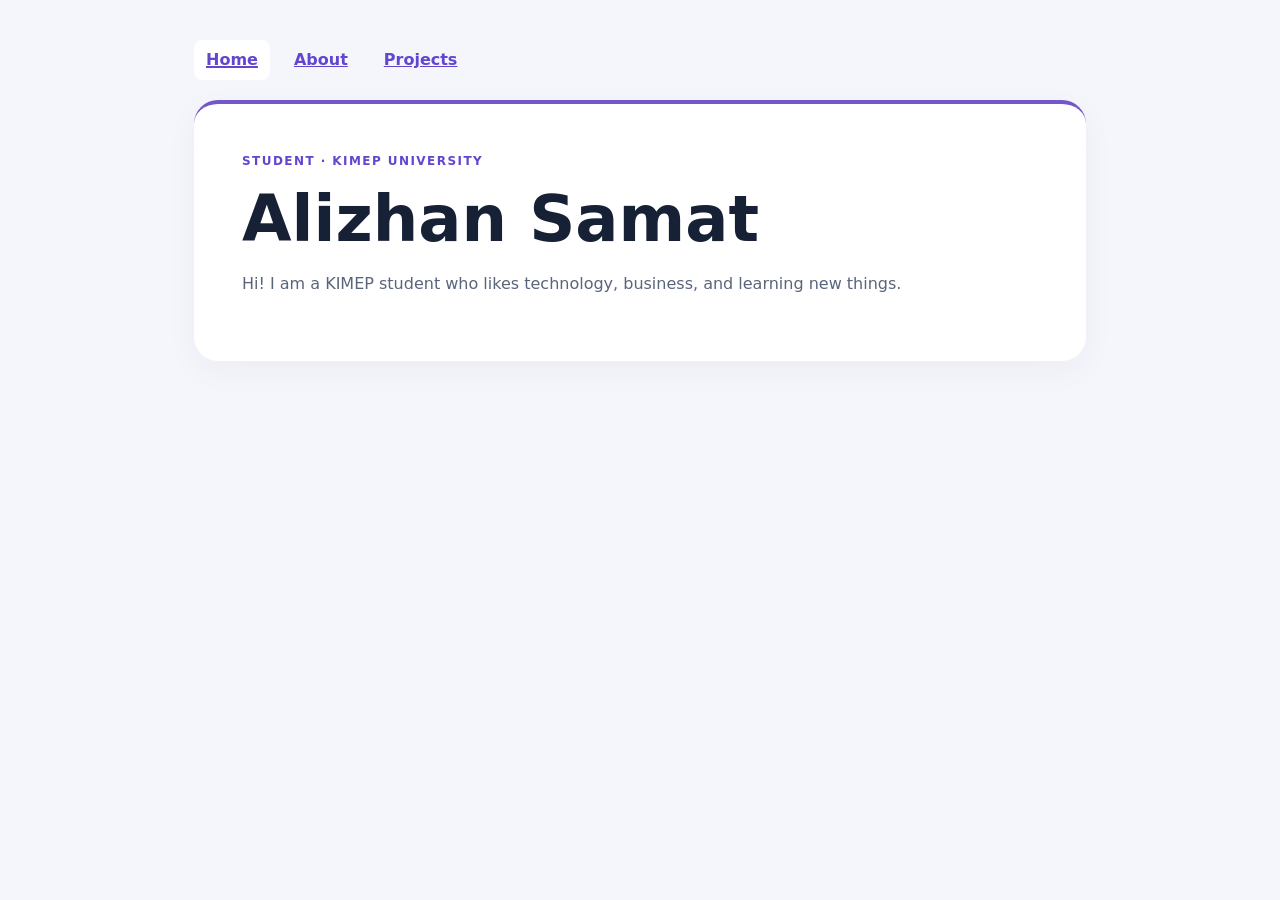
<file: index.html>
<!doctype html>
<html lang="en">
<head>
  <meta charset="utf-8">
  <meta name="viewport" content="width=device-width, initial-scale=1">
  <title>Home | Alizhan Samat</title>
  <link rel="stylesheet" href="style.css">
</head>
<body>
  <main>
    <nav aria-label="Main menu">
      <a href="index.html" aria-current="page">Home</a>
      <a href="about.html">About</a>
      <a href="projects.html">Projects</a>
    </nav>
    <header>
      <div class="eyebrow">Student · KIMEP University</div>
      <h1>Alizhan Samat</h1>
      <p>Hi! I am a KIMEP student who likes technology, business, and learning new things.</p>
    </header>
  </main>
</body>
</html>
</file>
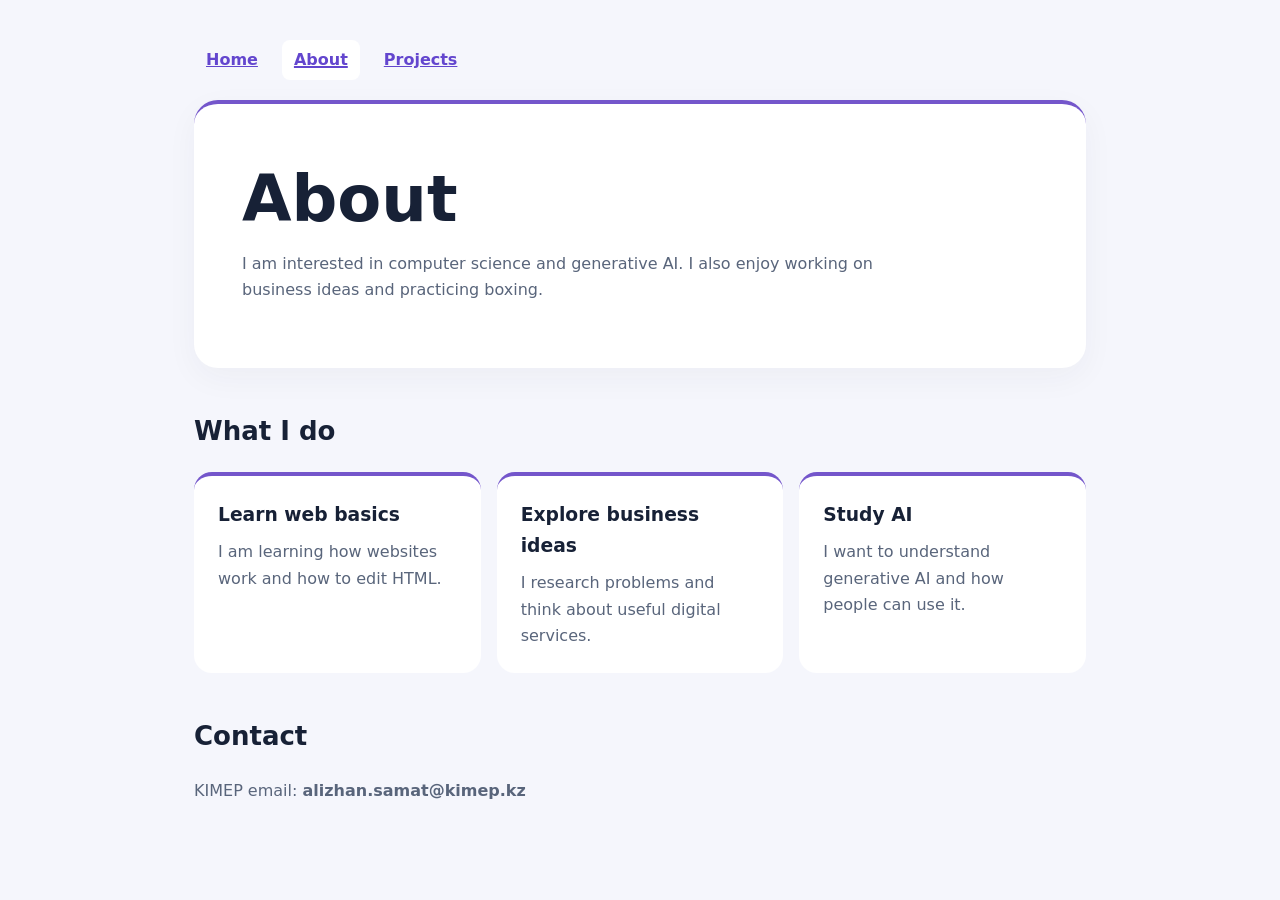
<file: about.html>
<!doctype html>
<html lang="en">
<head>
  <meta charset="utf-8">
  <meta name="viewport" content="width=device-width, initial-scale=1">
  <title>About | Alizhan Samat</title>
  <link rel="stylesheet" href="style.css">
</head>
<body>
  <main>
    <nav aria-label="Main menu">
      <a href="index.html">Home</a>
      <a href="about.html" aria-current="page">About</a>
      <a href="projects.html">Projects</a>
    </nav>
    <header>
      <h1>About</h1>
      <p>I am interested in computer science and generative AI. I also enjoy working on business ideas and practicing boxing.</p>
    </header>
    <section>
      <h2>What I do</h2>
      <div class="grid">
        <div class="tile"><h3>Learn web basics</h3><p>I am learning how websites work and how to edit HTML.</p></div>
        <div class="tile"><h3>Explore business ideas</h3><p>I research problems and think about useful digital services.</p></div>
        <div class="tile"><h3>Study AI</h3><p>I want to understand generative AI and how people can use it.</p></div>
      </div>
    </section>
    <section><h2>Contact</h2><p>KIMEP email: <strong>alizhan.samat@kimep.kz</strong></p></section>
  </main>
</body>
</html>
</file>
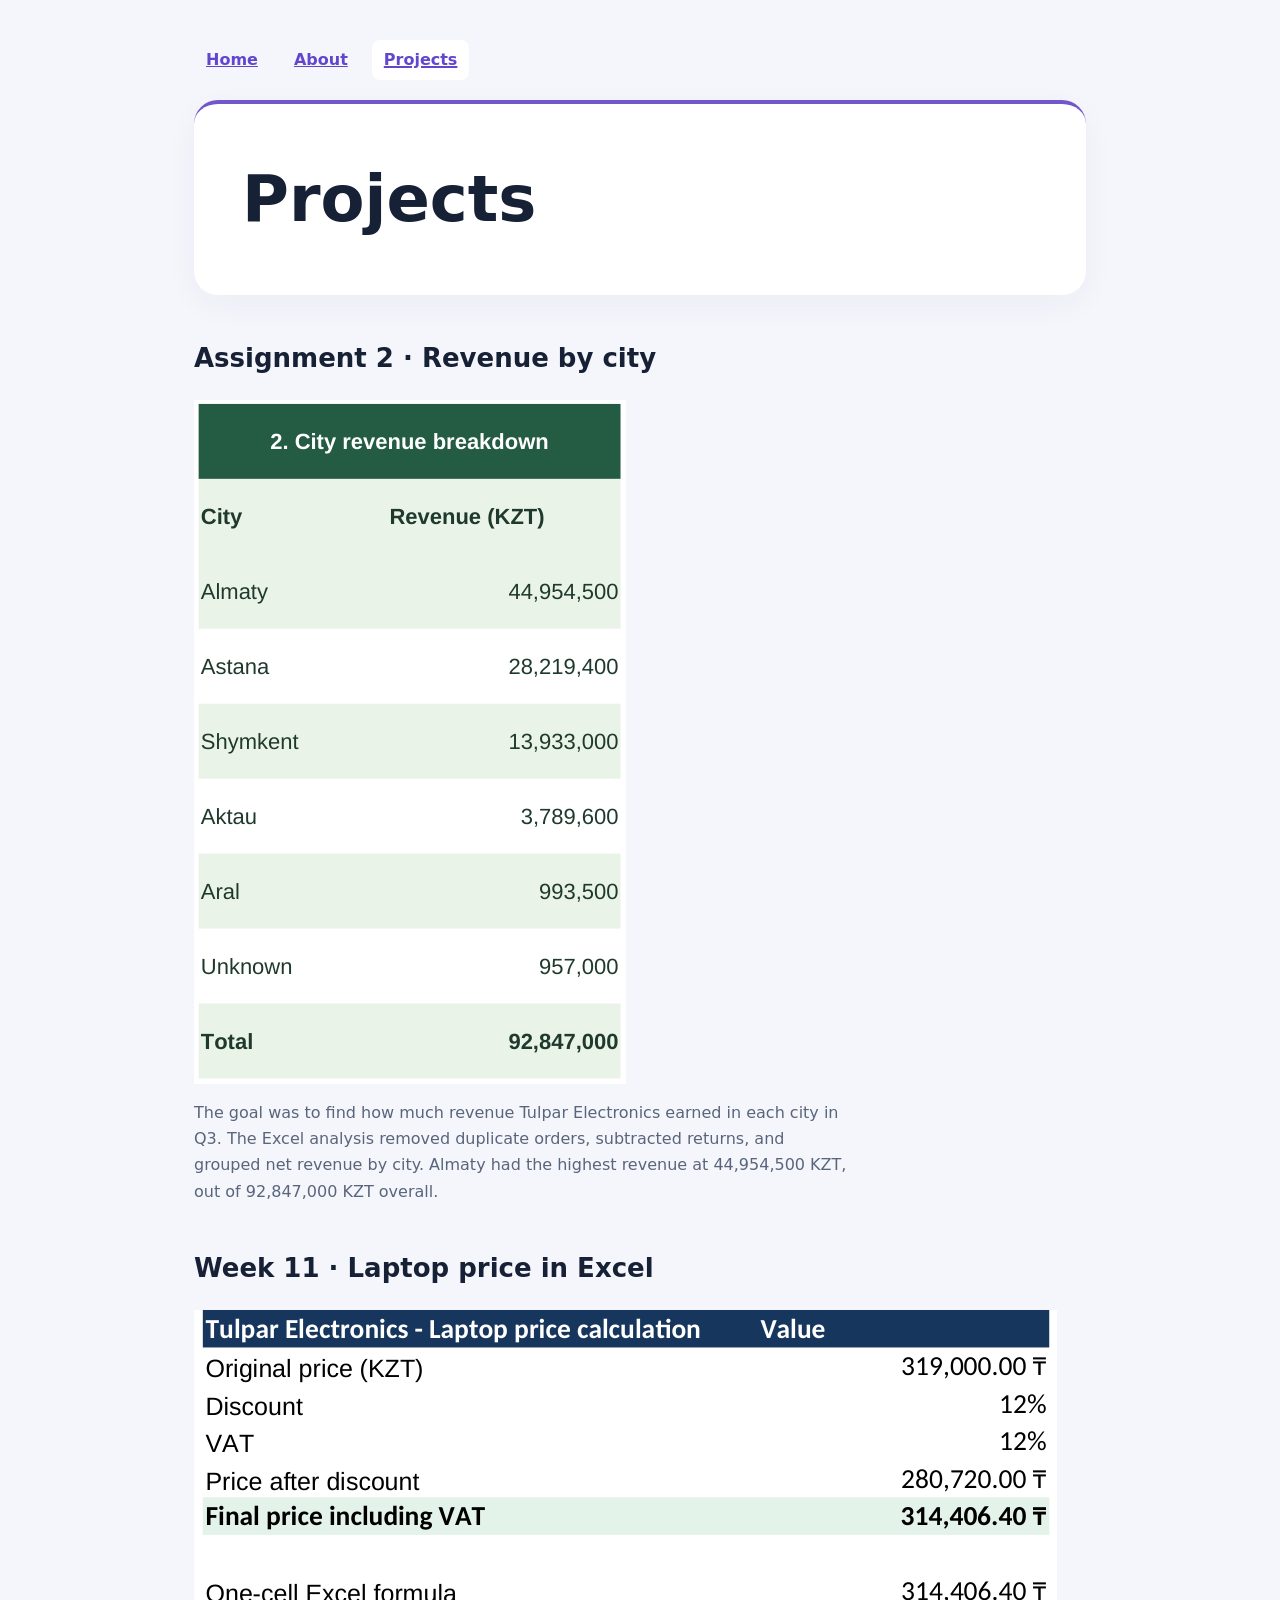
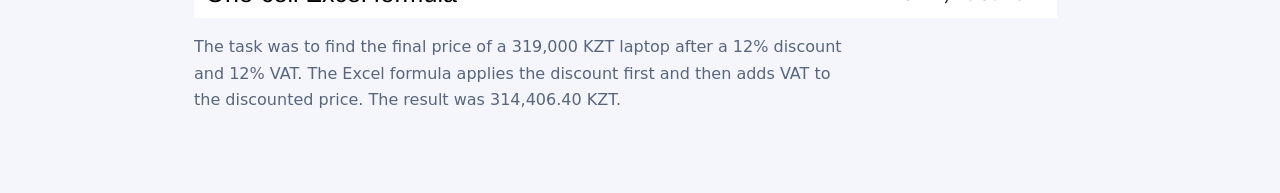
<file: projects.html>
<!doctype html>
<html lang="en">
<head>
  <meta charset="utf-8">
  <meta name="viewport" content="width=device-width, initial-scale=1">
  <title>Projects | Alizhan Samat</title>
  <link rel="stylesheet" href="style.css">
</head>
<body>
  <main>
    <nav aria-label="Main menu">
      <a href="index.html">Home</a>
      <a href="about.html">About</a>
      <a href="projects.html" aria-current="page">Projects</a>
    </nav>
    <header>
      <h1>Projects</h1>
    </header>
    <section aria-labelledby="assignment-heading">
      <h2 id="assignment-heading">Assignment 2 · Revenue by city</h2>
      <img src="chart1.png" alt="Assignment 2 table of Q3 revenue by city in KZT for Tulpar Electronics">
      <p>The goal was to find how much revenue Tulpar Electronics earned in each city in Q3. The Excel analysis removed duplicate orders, subtracted returns, and grouped net revenue by city. Almaty had the highest revenue at 44,954,500 KZT, out of 92,847,000 KZT overall.</p>
    </section>
    <section aria-labelledby="price-heading">
      <h2 id="price-heading">Week 11 · Laptop price in Excel</h2>
      <img src="chart2.png" alt="Week 11 Excel table showing a 12% discount, 12% VAT, and a final laptop price of 314,406.40 KZT">
      <p>The task was to find the final price of a 319,000 KZT laptop after a 12% discount and 12% VAT. The Excel formula applies the discount first and then adds VAT to the discounted price. The result was 314,406.40 KZT.</p>
    </section>
  </main>
</body>
</html>
</file>
<file: style.css>
:root {
  --accent: #7456cb;
  --ink: #172136;
  --muted: #59657b;
  --bg: #f5f6fc;
}

* { box-sizing: border-box; }

body {
  margin: 0;
  background: var(--bg);
  color: var(--ink);
  font: 16px/1.65 system-ui, Arial, sans-serif;
}

main {
  max-width: 940px;
  margin: 0 auto;
  padding: 40px 24px 64px;
}

nav {
  display: flex;
  flex-wrap: wrap;
  gap: 4px 12px;
  margin-bottom: 20px;
}

nav a {
  padding: 7px 12px;
  border-radius: 8px;
}

nav a[aria-current="page"] {
  background: white;
  text-decoration-thickness: 2px;
}

header {
  padding: 48px;
  background: white;
  border-top: 4px solid var(--accent);
  border-radius: 24px;
  box-shadow: 0 10px 32px #2324440b;
}

.eyebrow {
  color: #6346ce;
  font-size: 12px;
  font-weight: 700;
  letter-spacing: .12em;
  text-transform: uppercase;
}

h1 {
  margin: 12px 0;
  font-size: clamp(36px, 7vw, 64px);
  line-height: 1.1;
}

h2 { margin: 0 0 20px; font-size: 26px; }
p { max-width: 660px; color: var(--muted); }

.grid {
  display: grid;
  grid-template-columns: repeat(3, 1fr);
  gap: 16px;
}

section { margin-top: 42px; }

.tile {
  padding: 24px;
  background: white;
  border-top: 4px solid var(--accent);
  border-radius: 18px;
}

.tile h3 { margin: 0 0 8px; }
.tile p { margin: 0; }
a { color: #6346ce; font-weight: 600; }
img { display: block; max-width: 100%; height: auto; }

@media (max-width: 650px) {
  main { padding: 22px 16px; }
  header { padding: 24px; }
  .grid { grid-template-columns: 1fr; }
}
</file>
